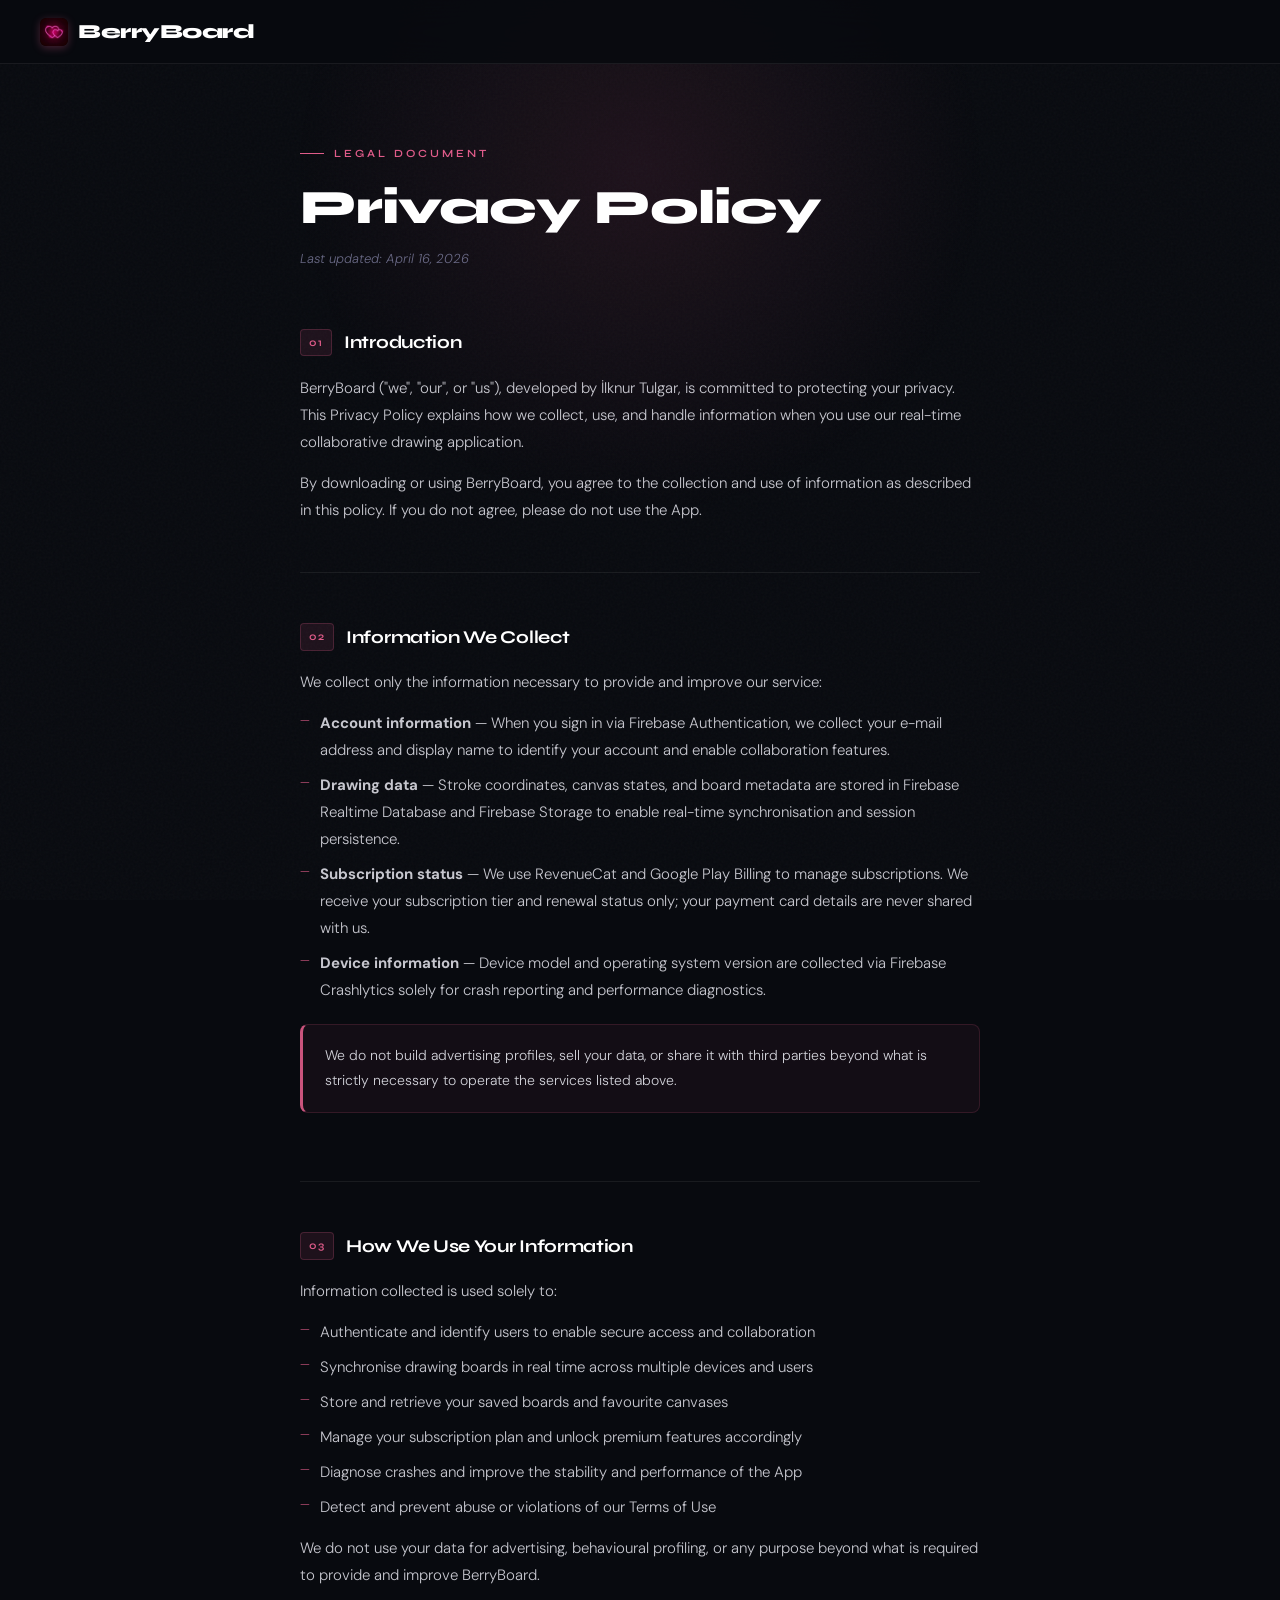
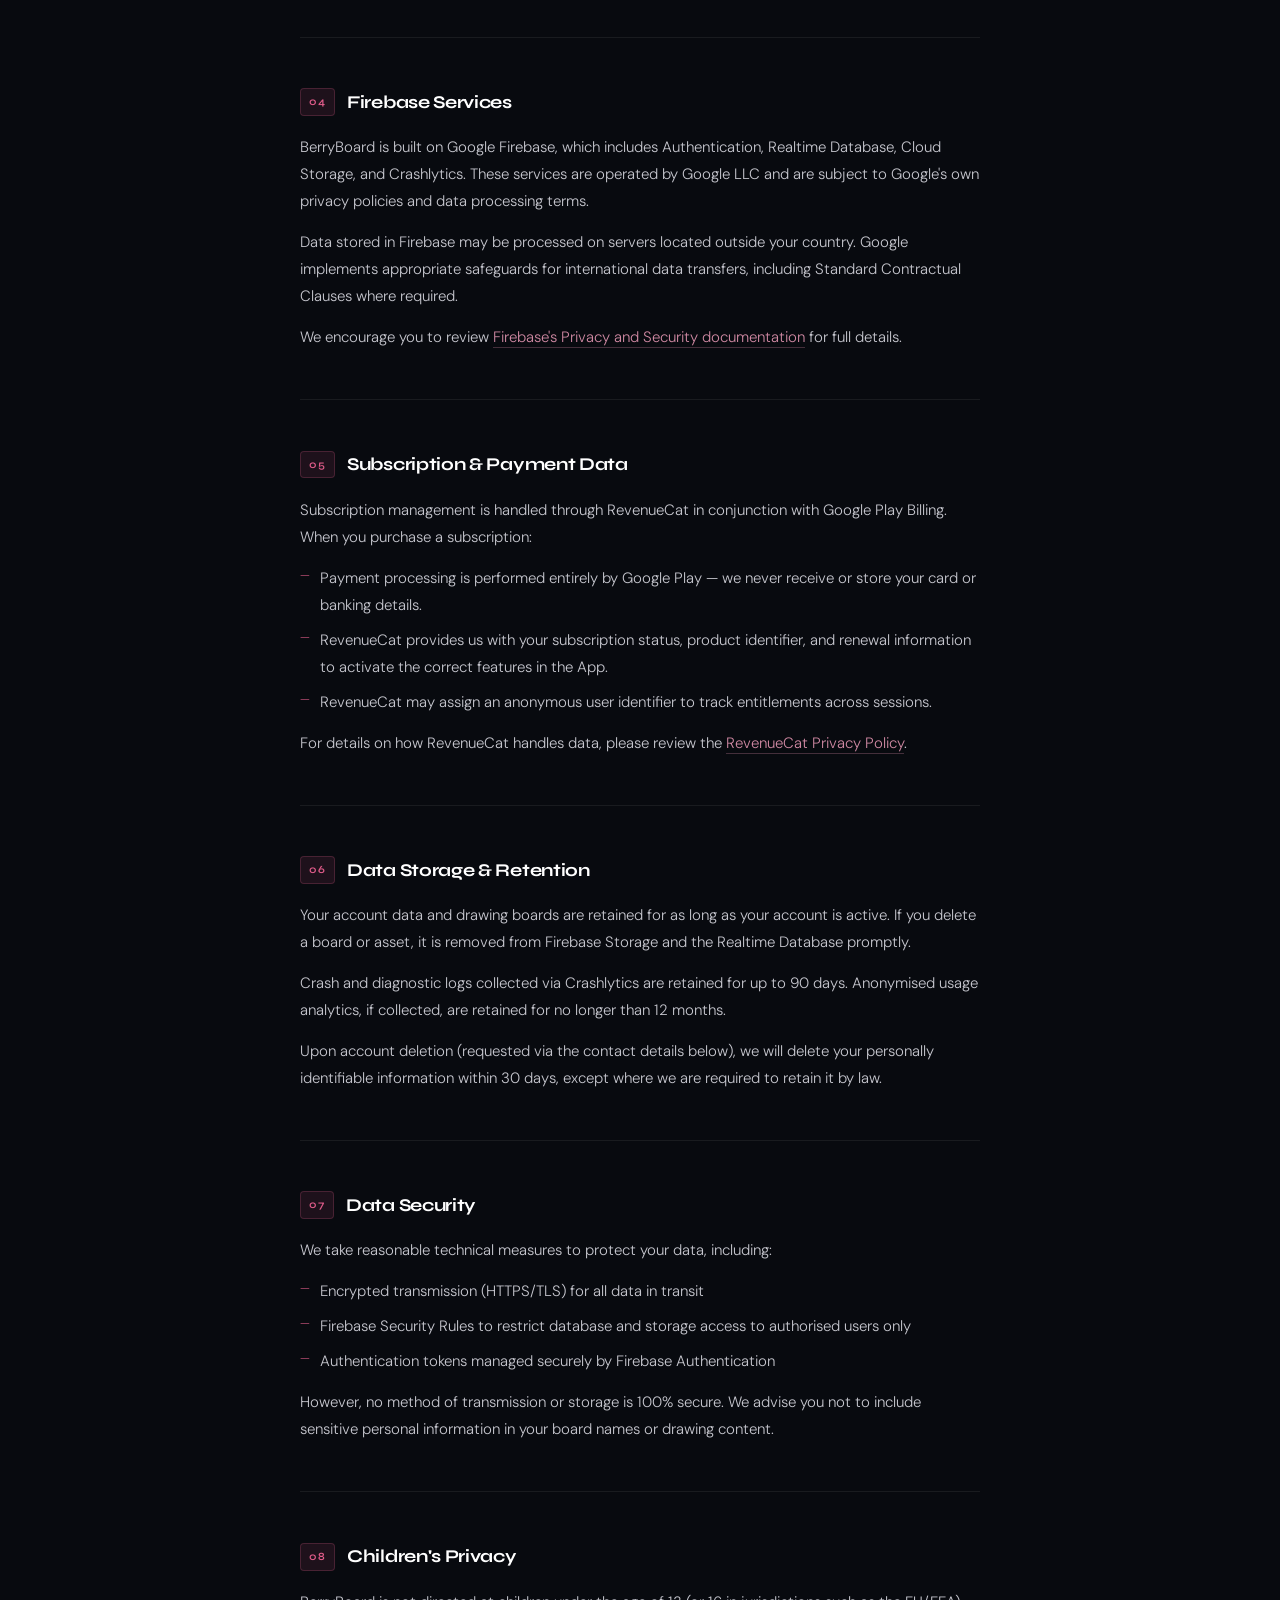
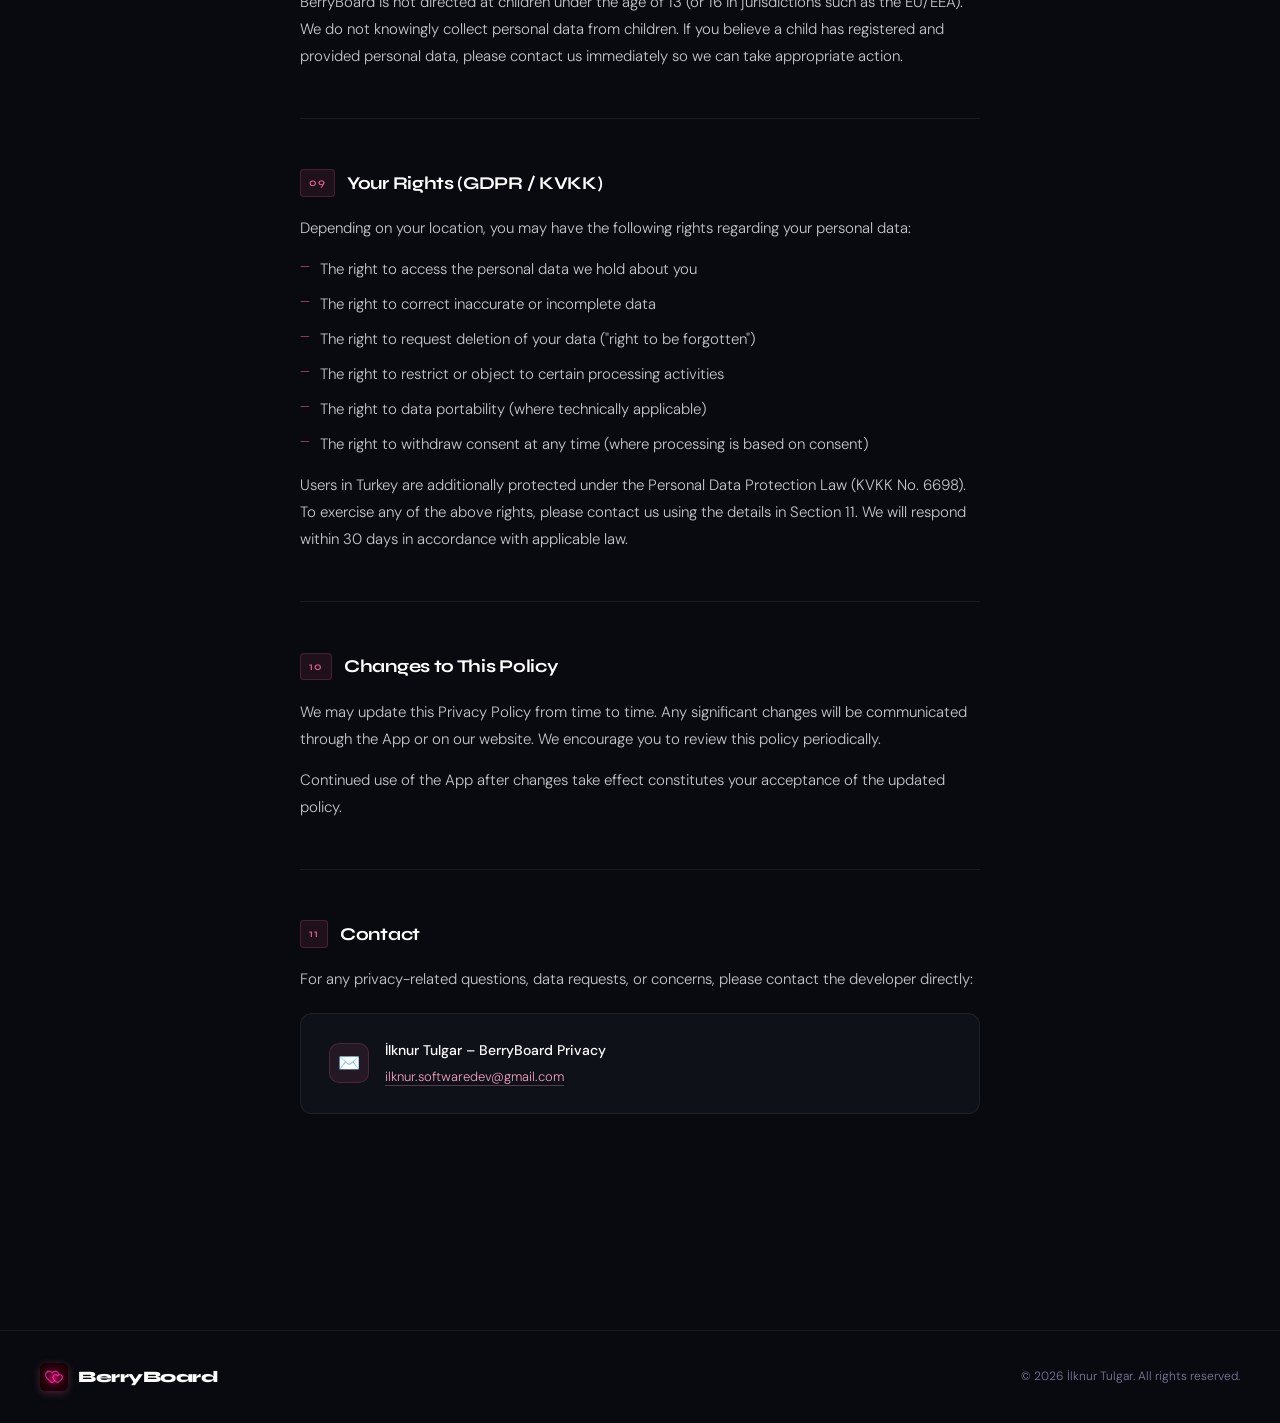
<file: berryboard-privacy.html>
<!doctype html>
<html lang="en">
  <head>
    <meta charset="UTF-8" />
    <meta name="viewport" content="width=device-width, initial-scale=1.0" />
    <title>BerryBoard – Privacy Policy</title>
    <link
      href="https://fonts.googleapis.com/css2?family=Syne:wght@400;600;700;800&family=DM+Sans:ital,wght@0,300;0,400;0,500;1,300&display=swap"
      rel="stylesheet"
    />
    <style>
      :root {
        --bg: #080a0f;
        --surface: #0e1118;
        --border: rgba(255, 255, 255, 0.07);
        --accent: #e05c8a;
        --accent2: #f4a0be;
        --text: #e8e8f0;
        --muted: #7a7a9a;
        --heading: #ffffff;
      }

      *,
      *::before,
      *::after {
        box-sizing: border-box;
        margin: 0;
        padding: 0;
      }
      html {
        scroll-behavior: smooth;
      }

      body {
        background: var(--bg);
        color: var(--text);
        font-family: "DM Sans", sans-serif;
        font-weight: 300;
        line-height: 1.8;
        font-size: 15px;
        min-height: 100vh;
      }

      body::before {
        content: "";
        position: fixed;
        inset: 0;
        background-image: url("data:image/svg+xml,%3Csvg viewBox='0 0 512 512' xmlns='http://www.w3.org/2000/svg'%3E%3Cfilter id='n'%3E%3CfeTurbulence type='fractalNoise' baseFrequency='0.75' numOctaves='4' stitchTiles='stitch'/%3E%3C/filter%3E%3Crect width='100%25' height='100%25' filter='url(%23n)' opacity='0.03'/%3E%3C/svg%3E");
        pointer-events: none;
        z-index: 0;
      }

      body::after {
        content: "";
        position: fixed;
        top: -20%;
        left: 50%;
        transform: translateX(-50%);
        width: 700px;
        height: 700px;
        background: radial-gradient(
          circle,
          rgba(224, 92, 138, 0.1) 0%,
          transparent 70%
        );
        pointer-events: none;
        z-index: 0;
      }

      header {
        position: sticky;
        top: 0;
        z-index: 100;
        background: rgba(8, 10, 15, 0.85);
        backdrop-filter: blur(20px);
        border-bottom: 1px solid var(--border);
        padding: 0 40px;
        display: flex;
        align-items: center;
        height: 64px;
      }

      .logo {
        font-family: "Syne", sans-serif;
        font-weight: 800;
        font-size: 20px;
        color: var(--heading);
        letter-spacing: -0.5px;
        display: flex;
        align-items: center;
        gap: 10px;
        text-decoration: none;
        border: none
      }

      .logo-img {
        width: 28px;
        height: 28px;
        border-radius: 6px;
        object-fit: cover;
        box-shadow: 0 2px 8px rgba(224, 92, 138, 0.3);
      }

      main {
        position: relative;
        z-index: 1;
        max-width: 760px;
        margin: 0 auto;
        padding: 80px 40px 120px;
      }

      .page-label {
        font-family: "Syne", sans-serif;
        font-size: 11px;
        font-weight: 600;
        letter-spacing: 3px;
        text-transform: uppercase;
        color: var(--accent);
        margin-bottom: 16px;
        display: flex;
        align-items: center;
        gap: 10px;
      }

      .page-label::before {
        content: "";
        width: 24px;
        height: 1px;
        background: var(--accent);
      }

      h1 {
        font-family: "Syne", sans-serif;
        font-size: clamp(32px, 5vw, 48px);
        font-weight: 800;
        color: var(--heading);
        line-height: 1.15;
        letter-spacing: -1px;
        margin-bottom: 12px;
      }

      .last-updated {
        font-size: 13px;
        color: var(--muted);
        margin-bottom: 56px;
        font-style: italic;
      }

      .section {
        margin-bottom: 48px;
        padding-bottom: 48px;
        border-bottom: 1px solid var(--border);
      }

      .section:last-child {
        border-bottom: none;
      }

      h2 {
        font-family: "Syne", sans-serif;
        font-size: 18px;
        font-weight: 700;
        color: var(--heading);
        margin-bottom: 16px;
        display: flex;
        align-items: center;
        gap: 12px;
        letter-spacing: -0.3px;
      }

      .section-num {
        font-size: 11px;
        font-weight: 600;
        color: var(--accent);
        font-family: "Syne", sans-serif;
        background: rgba(224, 92, 138, 0.1);
        border: 1px solid rgba(224, 92, 138, 0.22);
        padding: 3px 8px;
        border-radius: 4px;
        letter-spacing: 1px;
      }

      p {
        color: var(--text);
        margin-bottom: 14px;
        opacity: 0.85;
      }

      p:last-child {
        margin-bottom: 0;
      }

      ul {
        list-style: none;
        margin: 14px 0;
        display: flex;
        flex-direction: column;
        gap: 8px;
      }

      ul li {
        padding-left: 20px;
        position: relative;
        opacity: 0.85;
      }

      ul li::before {
        content: "—";
        position: absolute;
        left: 0;
        color: var(--accent);
        font-size: 12px;
      }

      a {
        color: var(--accent2);
        text-decoration: none;
        border-bottom: 1px solid rgba(244, 160, 190, 0.3);
        transition: border-color 0.2s;
      }

      a:hover {
        border-color: var(--accent2);
      }

      .callout {
        background: rgba(224, 92, 138, 0.06);
        border: 1px solid rgba(224, 92, 138, 0.18);
        border-left: 3px solid var(--accent);
        border-radius: 8px;
        padding: 18px 22px;
        margin: 20px 0;
        font-size: 14px;
        opacity: 0.9;
      }

      .contact-card {
        background: var(--surface);
        border: 1px solid var(--border);
        border-radius: 12px;
        padding: 24px 28px;
        margin-top: 20px;
        display: flex;
        align-items: center;
        gap: 16px;
      }

      .contact-icon {
        width: 40px;
        height: 40px;
        background: rgba(224, 92, 138, 0.1);
        border: 1px solid rgba(224, 92, 138, 0.22);
        border-radius: 10px;
        display: flex;
        align-items: center;
        justify-content: center;
        flex-shrink: 0;
        font-size: 18px;
      }

      .contact-info {
        font-size: 13px;
        color: var(--muted);
      }

      .contact-info strong {
        display: block;
        color: var(--heading);
        font-size: 14px;
        font-weight: 500;
        margin-bottom: 2px;
      }

      footer {
        position: relative;
        z-index: 1;
        border-top: 1px solid var(--border);
        padding: 32px 40px;
        display: flex;
        align-items: center;
        justify-content: space-between;
        font-size: 12px;
        color: var(--muted);
      }

      footer .logo {
        font-size: 16px;
      }

      @media (max-width: 600px) {
        header {
          padding: 0 20px;
        }
        main {
          padding: 48px 24px 80px;
        }
        footer {
          padding: 24px 20px;
          flex-direction: column;
          gap: 12px;
          text-align: center;
        }
      }
    </style>
  </head>
  <body>
    <header>
      <a class="logo" href="index.html">
        <img src="assets/images/appicon.jpg" alt="BerryBoard Icon" class="logo-img" />
        BerryBoard
      </a>
    </header>

    <main>
      <div class="page-label">Legal Document</div>
      <h1>Privacy Policy</h1>
      <p class="last-updated">Last updated: April 16, 2026</p>

      <div class="section">
        <h2><span class="section-num">01</span> Introduction</h2>
        <p>
          BerryBoard ("we", "our", or "us"), developed by İlknur Tulgar, is
          committed to protecting your privacy. This Privacy Policy explains how
          we collect, use, and handle information when you use our real-time
          collaborative drawing application.
        </p>
        <p>
          By downloading or using BerryBoard, you agree to the collection and
          use of information as described in this policy. If you do not agree,
          please do not use the App.
        </p>
      </div>

      <div class="section">
        <h2><span class="section-num">02</span> Information We Collect</h2>
        <p>
          We collect only the information necessary to provide and improve our
          service:
        </p>
        <ul>
          <li>
            <strong>Account information</strong> — When you sign in via Firebase
            Authentication, we collect your e-mail address and display name to
            identify your account and enable collaboration features.
          </li>
          <li>
            <strong>Drawing data</strong> — Stroke coordinates, canvas states,
            and board metadata are stored in Firebase Realtime Database and
            Firebase Storage to enable real-time synchronisation and session
            persistence.
          </li>
          <li>
            <strong>Subscription status</strong> — We use RevenueCat and Google
            Play Billing to manage subscriptions. We receive your subscription
            tier and renewal status only; your payment card details are never
            shared with us.
          </li>
          <li>
            <strong>Device information</strong> — Device model and operating
            system version are collected via Firebase Crashlytics solely for
            crash reporting and performance diagnostics.
          </li>
        </ul>
        <div class="callout">
          We do not build advertising profiles, sell your data, or share it with
          third parties beyond what is strictly necessary to operate the
          services listed above.
        </div>
      </div>

      <div class="section">
        <h2><span class="section-num">03</span> How We Use Your Information</h2>
        <p>Information collected is used solely to:</p>
        <ul>
          <li>
            Authenticate and identify users to enable secure access and
            collaboration
          </li>
          <li>
            Synchronise drawing boards in real time across multiple devices and
            users
          </li>
          <li>Store and retrieve your saved boards and favourite canvases</li>
          <li>
            Manage your subscription plan and unlock premium features
            accordingly
          </li>
          <li>
            Diagnose crashes and improve the stability and performance of the
            App
          </li>
          <li>Detect and prevent abuse or violations of our Terms of Use</li>
        </ul>
        <p>
          We do not use your data for advertising, behavioural profiling, or any
          purpose beyond what is required to provide and improve BerryBoard.
        </p>
      </div>

      <div class="section">
        <h2><span class="section-num">04</span> Firebase Services</h2>
        <p>
          BerryBoard is built on Google Firebase, which includes Authentication,
          Realtime Database, Cloud Storage, and Crashlytics. These services are
          operated by Google LLC and are subject to Google's own privacy
          policies and data processing terms.
        </p>
        <p>
          Data stored in Firebase may be processed on servers located outside
          your country. Google implements appropriate safeguards for
          international data transfers, including Standard Contractual Clauses
          where required.
        </p>
        <p>
          We encourage you to review
          <a href="https://firebase.google.com/support/privacy" target="_blank"
            >Firebase's Privacy and Security documentation</a
          >
          for full details.
        </p>
      </div>

      <div class="section">
        <h2><span class="section-num">05</span> Subscription & Payment Data</h2>
        <p>
          Subscription management is handled through RevenueCat in conjunction
          with Google Play Billing. When you purchase a subscription:
        </p>
        <ul>
          <li>
            Payment processing is performed entirely by Google Play — we never
            receive or store your card or banking details.
          </li>
          <li>
            RevenueCat provides us with your subscription status, product
            identifier, and renewal information to activate the correct features
            in the App.
          </li>
          <li>
            RevenueCat may assign an anonymous user identifier to track
            entitlements across sessions.
          </li>
        </ul>
        <p>
          For details on how RevenueCat handles data, please review the
          <a href="https://www.revenuecat.com/privacy" target="_blank"
            >RevenueCat Privacy Policy</a
          >.
        </p>
      </div>

      <div class="section">
        <h2><span class="section-num">06</span> Data Storage & Retention</h2>
        <p>
          Your account data and drawing boards are retained for as long as your
          account is active. If you delete a board or asset, it is removed from
          Firebase Storage and the Realtime Database promptly.
        </p>
        <p>
          Crash and diagnostic logs collected via Crashlytics are retained for
          up to 90 days. Anonymised usage analytics, if collected, are retained
          for no longer than 12 months.
        </p>
        <p>
          Upon account deletion (requested via the contact details below), we
          will delete your personally identifiable information within 30 days,
          except where we are required to retain it by law.
        </p>
      </div>

      <div class="section">
        <h2><span class="section-num">07</span> Data Security</h2>
        <p>
          We take reasonable technical measures to protect your data, including:
        </p>
        <ul>
          <li>Encrypted transmission (HTTPS/TLS) for all data in transit</li>
          <li>
            Firebase Security Rules to restrict database and storage access to
            authorised users only
          </li>
          <li>
            Authentication tokens managed securely by Firebase Authentication
          </li>
        </ul>
        <p>
          However, no method of transmission or storage is 100% secure. We
          advise you not to include sensitive personal information in your board
          names or drawing content.
        </p>
      </div>

      <div class="section">
        <h2><span class="section-num">08</span> Children's Privacy</h2>
        <p>
          BerryBoard is not directed at children under the age of 13 (or 16 in
          jurisdictions such as the EU/EEA). We do not knowingly collect
          personal data from children. If you believe a child has registered and
          provided personal data, please contact us immediately so we can take
          appropriate action.
        </p>
      </div>

      <div class="section">
        <h2><span class="section-num">09</span> Your Rights (GDPR / KVKK)</h2>
        <p>
          Depending on your location, you may have the following rights
          regarding your personal data:
        </p>
        <ul>
          <li>The right to access the personal data we hold about you</li>
          <li>The right to correct inaccurate or incomplete data</li>
          <li>
            The right to request deletion of your data ("right to be forgotten")
          </li>
          <li>
            The right to restrict or object to certain processing activities
          </li>
          <li>The right to data portability (where technically applicable)</li>
          <li>
            The right to withdraw consent at any time (where processing is based
            on consent)
          </li>
        </ul>
        <p>
          Users in Turkey are additionally protected under the Personal Data
          Protection Law (KVKK No. 6698). To exercise any of the above rights,
          please contact us using the details in Section 11. We will respond
          within 30 days in accordance with applicable law.
        </p>
      </div>

      <div class="section">
        <h2><span class="section-num">10</span> Changes to This Policy</h2>
        <p>
          We may update this Privacy Policy from time to time. Any significant
          changes will be communicated through the App or on our website. We
          encourage you to review this policy periodically.
        </p>
        <p>
          Continued use of the App after changes take effect constitutes your
          acceptance of the updated policy.
        </p>
      </div>

      <div class="section">
        <h2><span class="section-num">11</span> Contact</h2>
        <p>
          For any privacy-related questions, data requests, or concerns, please
          contact the developer directly:
        </p>
        <div class="contact-card">
          <div class="contact-icon">✉️</div>
          <div class="contact-info">
            <strong>İlknur Tulgar – BerryBoard Privacy</strong>
            <a href="mailto:ilknur.softwaredev@gmail.com"
              >ilknur.softwaredev@gmail.com</a
            >
          </div>
        </div>
      </div>
    </main>

    <footer>
      <a class="logo" href="index.html">
        <img src="assets/images/appicon.jpg" alt="BerryBoard Icon" class="logo-img" />
        BerryBoard
      </a>
      <span>© 2026 İlknur Tulgar. All rights reserved.</span>
    </footer>
  </body>
</html>
</file>
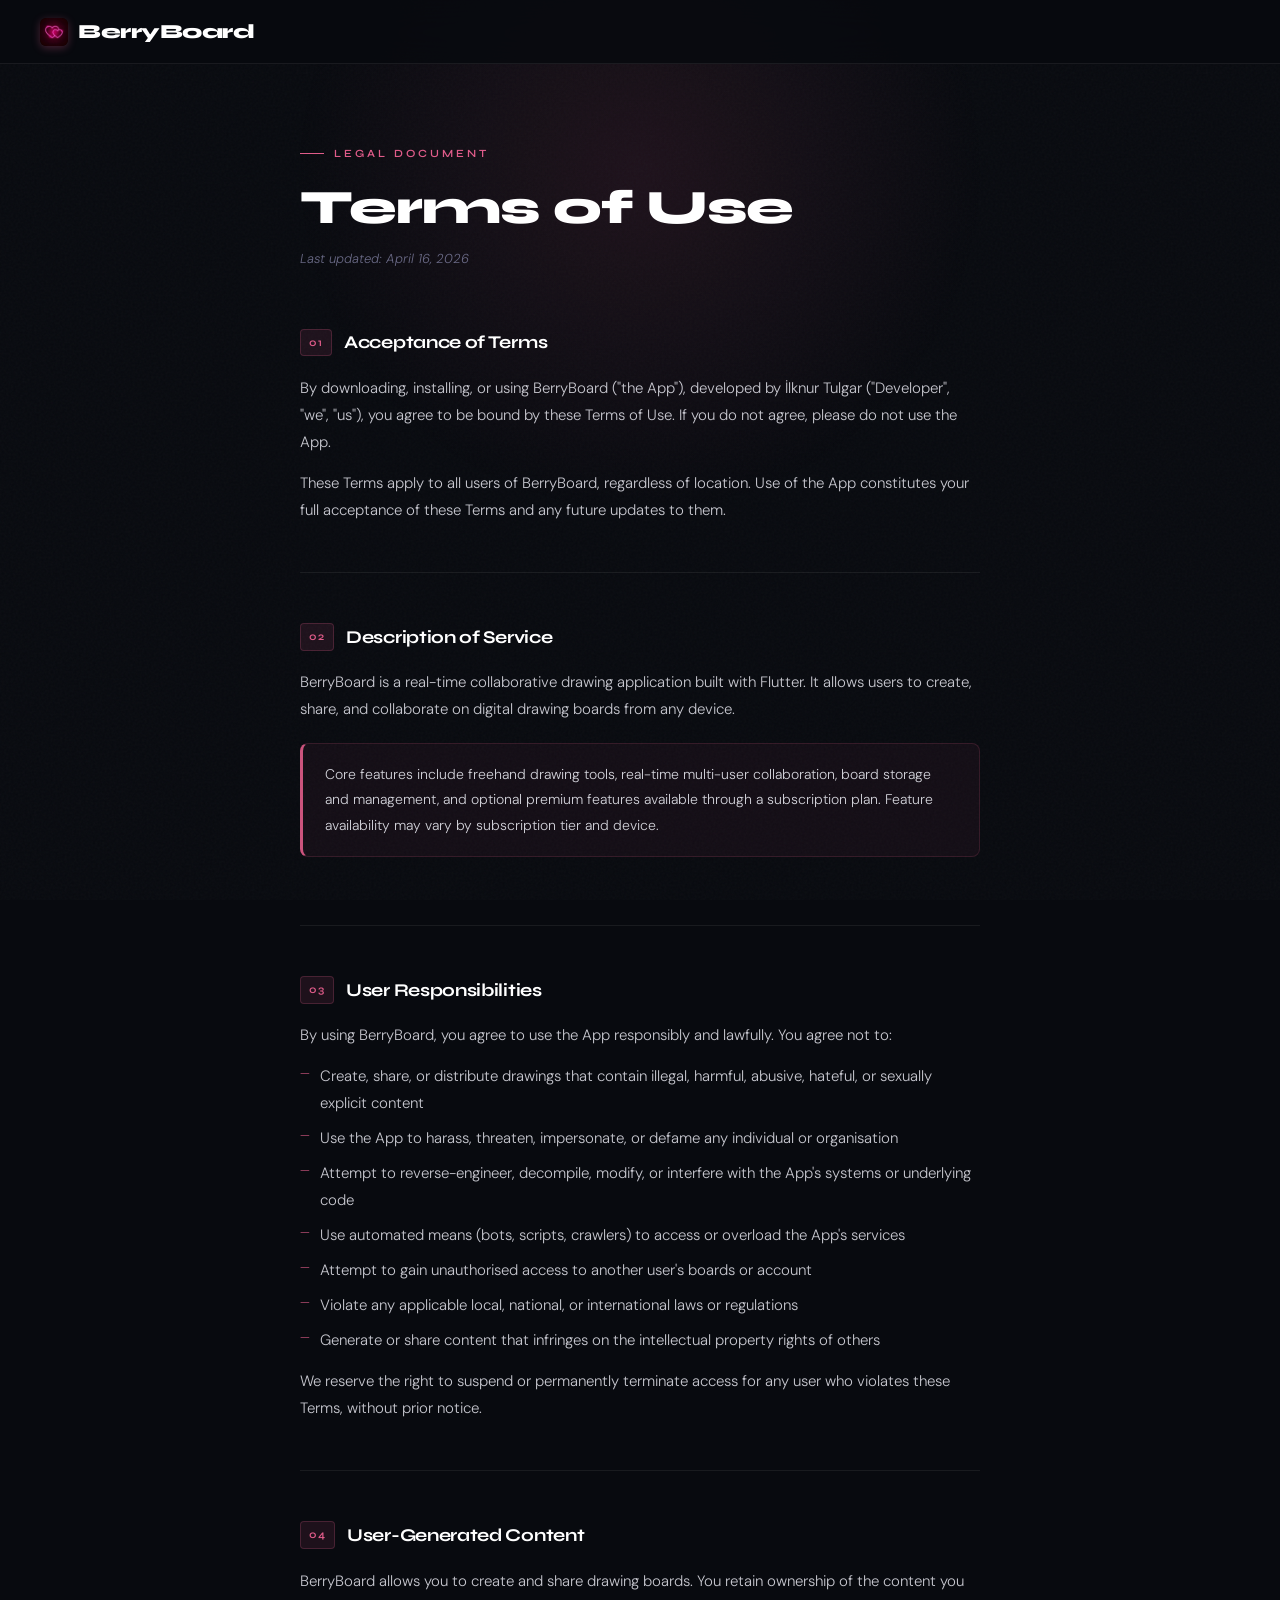
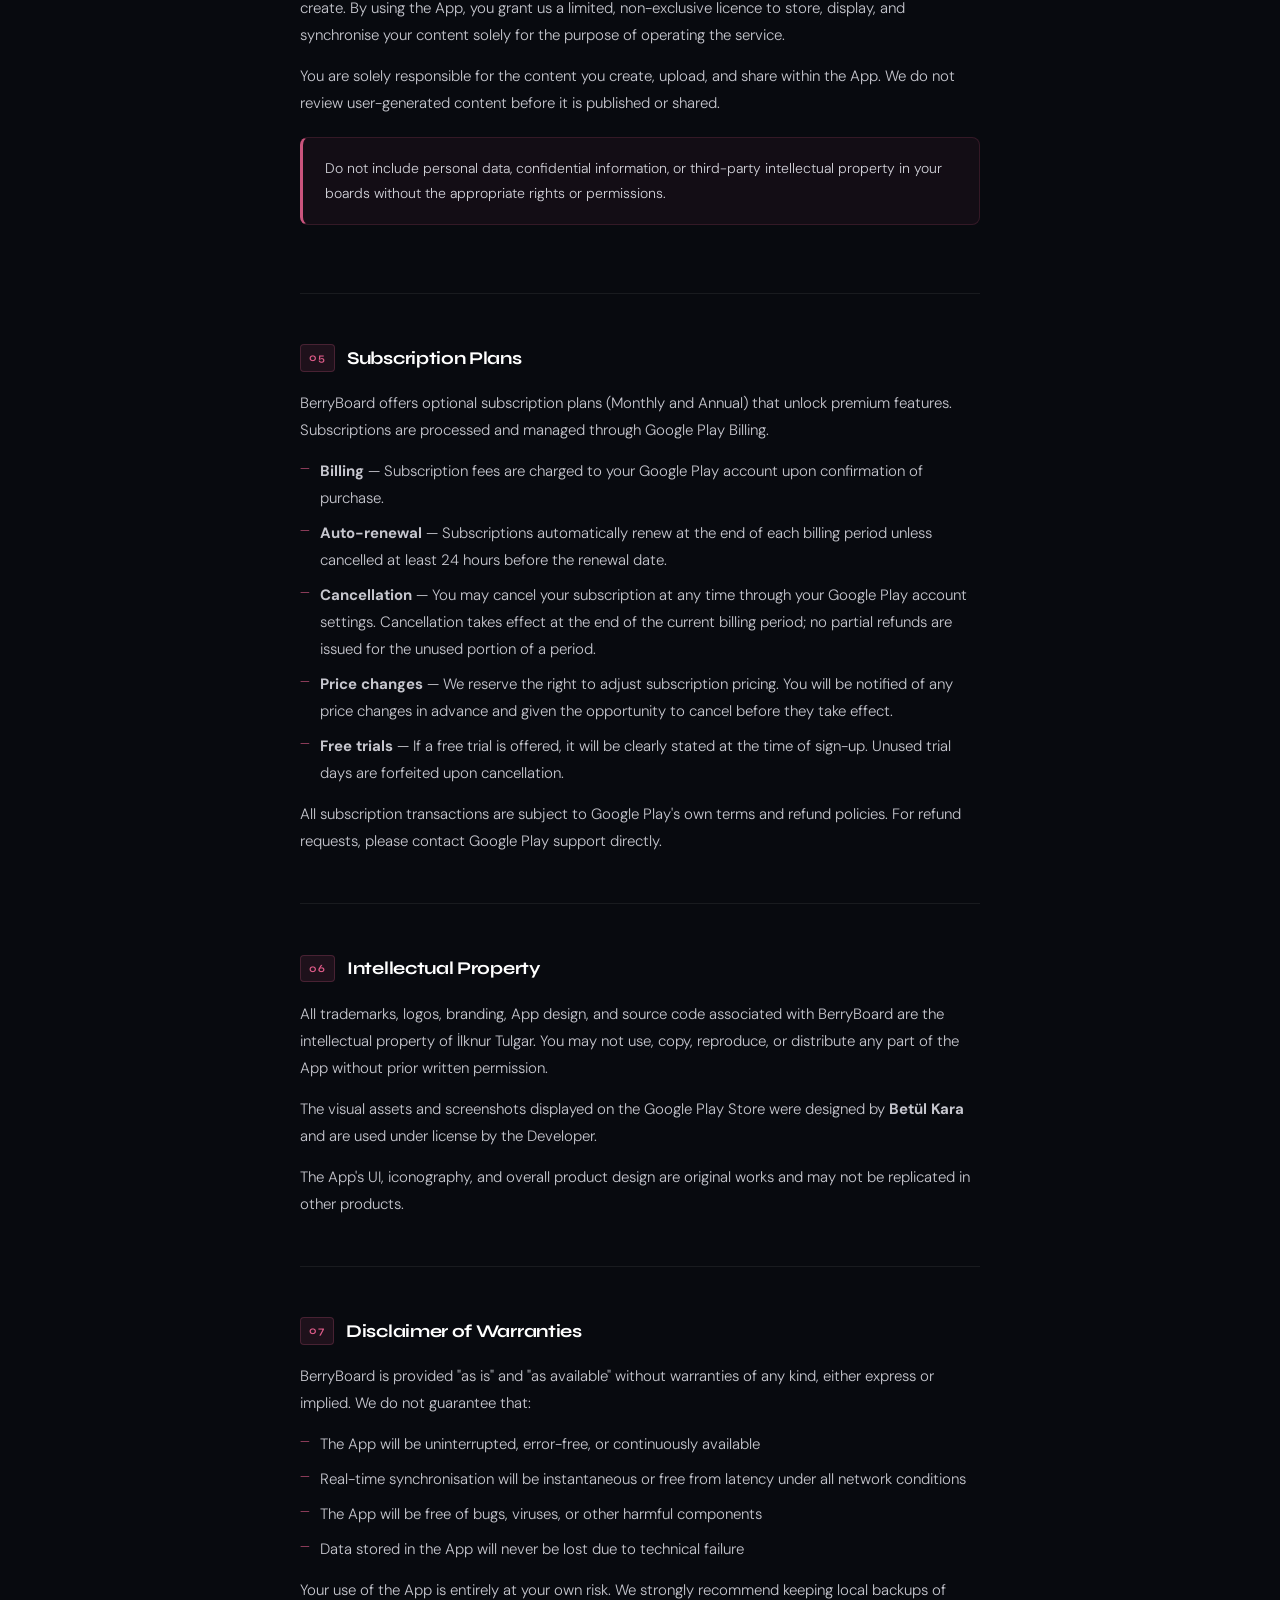
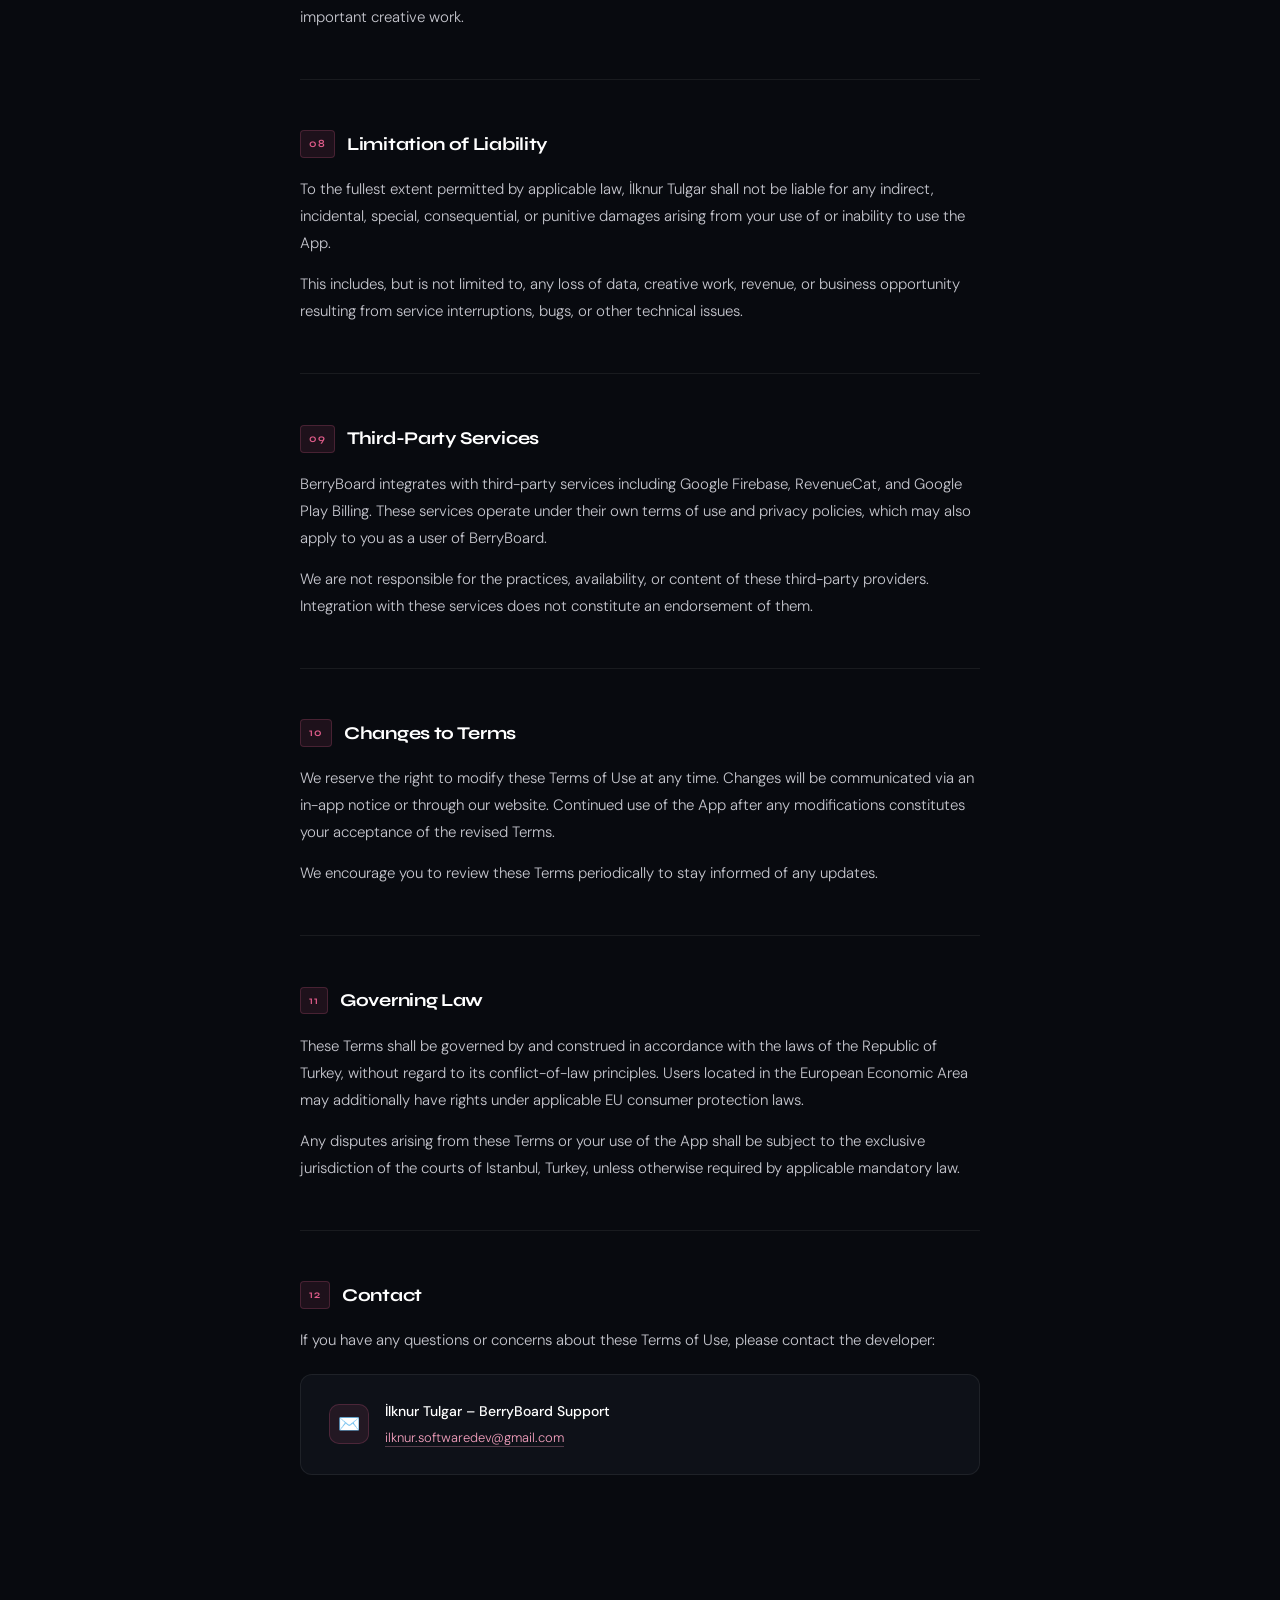
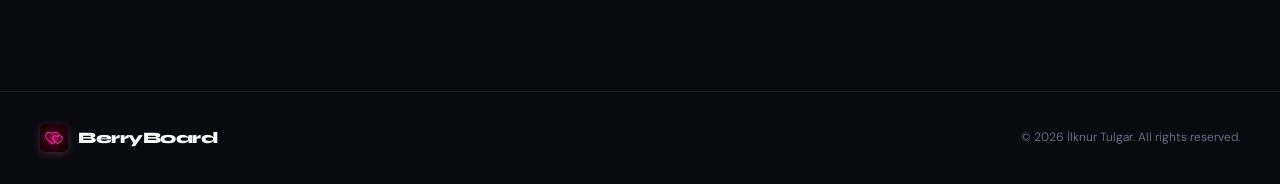
<file: berryboard-terms.html>
<!doctype html>
<html lang="en">
  <head>
    <meta charset="UTF-8" />
    <meta name="viewport" content="width=device-width, initial-scale=1.0" />
    <title>BerryBoard – Terms of Use</title>
    <link
      href="https://fonts.googleapis.com/css2?family=Syne:wght@400;600;700;800&family=DM+Sans:ital,wght@0,300;0,400;0,500;1,300&display=swap"
      rel="stylesheet"
    />
    <style>
      :root {
        --bg: #080a0f;
        --surface: #0e1118;
        --border: rgba(255, 255, 255, 0.07);
        --accent: #e05c8a;
        --accent2: #f4a0be;
        --text: #e8e8f0;
        --muted: #7a7a9a;
        --heading: #ffffff;
      }

      *,
      *::before,
      *::after {
        box-sizing: border-box;
        margin: 0;
        padding: 0;
      }
      html {
        scroll-behavior: smooth;
      }

      body {
        background: var(--bg);
        color: var(--text);
        font-family: "DM Sans", sans-serif;
        font-weight: 300;
        line-height: 1.8;
        font-size: 15px;
        min-height: 100vh;
      }

      body::before {
        content: "";
        position: fixed;
        inset: 0;
        background-image: url("data:image/svg+xml,%3Csvg viewBox='0 0 512 512' xmlns='http://www.w3.org/2000/svg'%3E%3Cfilter id='n'%3E%3CfeTurbulence type='fractalNoise' baseFrequency='0.75' numOctaves='4' stitchTiles='stitch'/%3E%3C/filter%3E%3Crect width='100%25' height='100%25' filter='url(%23n)' opacity='0.03'/%3E%3C/svg%3E");
        pointer-events: none;
        z-index: 0;
      }

      body::after {
        content: "";
        position: fixed;
        top: -20%;
        left: 50%;
        transform: translateX(-50%);
        width: 700px;
        height: 700px;
        background: radial-gradient(
          circle,
          rgba(224, 92, 138, 0.1) 0%,
          transparent 70%
        );
        pointer-events: none;
        z-index: 0;
      }

      header {
        position: sticky;
        top: 0;
        z-index: 100;
        background: rgba(8, 10, 15, 0.85);
        backdrop-filter: blur(20px);
        border-bottom: 1px solid var(--border);
        padding: 0 40px;
        display: flex;
        align-items: center;
        height: 64px;
      }

      .logo {
        font-family: "Syne", sans-serif;
        font-weight: 800;
        font-size: 20px;
        color: var(--heading);
        letter-spacing: -0.5px;
        display: flex;
        align-items: center;
        gap: 10px;
        text-decoration: none;
        border: none
      }

      .logo-img {
        width: 28px;
        height: 28px;
        border-radius: 6px;
        object-fit: cover;
        box-shadow: 0 2px 8px rgba(224, 92, 138, 0.3);
      }

      main {
        position: relative;
        z-index: 1;
        max-width: 760px;
        margin: 0 auto;
        padding: 80px 40px 120px;
      }

      .page-label {
        font-family: "Syne", sans-serif;
        font-size: 11px;
        font-weight: 600;
        letter-spacing: 3px;
        text-transform: uppercase;
        color: var(--accent);
        margin-bottom: 16px;
        display: flex;
        align-items: center;
        gap: 10px;
      }

      .page-label::before {
        content: "";
        width: 24px;
        height: 1px;
        background: var(--accent);
      }

      h1 {
        font-family: "Syne", sans-serif;
        font-size: clamp(32px, 5vw, 48px);
        font-weight: 800;
        color: var(--heading);
        line-height: 1.15;
        letter-spacing: -1px;
        margin-bottom: 12px;
      }

      .last-updated {
        font-size: 13px;
        color: var(--muted);
        margin-bottom: 56px;
        font-style: italic;
      }

      .section {
        margin-bottom: 48px;
        padding-bottom: 48px;
        border-bottom: 1px solid var(--border);
      }

      .section:last-child {
        border-bottom: none;
      }

      h2 {
        font-family: "Syne", sans-serif;
        font-size: 18px;
        font-weight: 700;
        color: var(--heading);
        margin-bottom: 16px;
        display: flex;
        align-items: center;
        gap: 12px;
        letter-spacing: -0.3px;
      }

      .section-num {
        font-size: 11px;
        font-weight: 600;
        color: var(--accent);
        font-family: "Syne", sans-serif;
        background: rgba(224, 92, 138, 0.1);
        border: 1px solid rgba(224, 92, 138, 0.22);
        padding: 3px 8px;
        border-radius: 4px;
        letter-spacing: 1px;
      }

      p {
        color: var(--text);
        margin-bottom: 14px;
        opacity: 0.85;
      }

      p:last-child {
        margin-bottom: 0;
      }

      ul {
        list-style: none;
        margin: 14px 0;
        display: flex;
        flex-direction: column;
        gap: 8px;
      }

      ul li {
        padding-left: 20px;
        position: relative;
        opacity: 0.85;
      }

      ul li::before {
        content: "—";
        position: absolute;
        left: 0;
        color: var(--accent);
        font-size: 12px;
      }

      a {
        color: var(--accent2);
        text-decoration: none;
        border-bottom: 1px solid rgba(244, 160, 190, 0.3);
        transition: border-color 0.2s;
      }

      a:hover {
        border-color: var(--accent2);
      }

      .callout {
        background: rgba(224, 92, 138, 0.06);
        border: 1px solid rgba(224, 92, 138, 0.18);
        border-left: 3px solid var(--accent);
        border-radius: 8px;
        padding: 18px 22px;
        margin: 20px 0;
        font-size: 14px;
        opacity: 0.9;
      }

      .contact-card {
        background: var(--surface);
        border: 1px solid var(--border);
        border-radius: 12px;
        padding: 24px 28px;
        margin-top: 20px;
        display: flex;
        align-items: center;
        gap: 16px;
      }

      .contact-icon {
        width: 40px;
        height: 40px;
        background: rgba(224, 92, 138, 0.1);
        border: 1px solid rgba(224, 92, 138, 0.22);
        border-radius: 10px;
        display: flex;
        align-items: center;
        justify-content: center;
        flex-shrink: 0;
        font-size: 18px;
      }

      .contact-info {
        font-size: 13px;
        color: var(--muted);
      }

      .contact-info strong {
        display: block;
        color: var(--heading);
        font-size: 14px;
        font-weight: 500;
        margin-bottom: 2px;
      }

      footer {
        position: relative;
        z-index: 1;
        border-top: 1px solid var(--border);
        padding: 32px 40px;
        display: flex;
        align-items: center;
        justify-content: space-between;
        font-size: 12px;
        color: var(--muted);
      }

      footer .logo {
        font-size: 16px;
      }

      @media (max-width: 600px) {
        header {
          padding: 0 20px;
        }
        main {
          padding: 48px 24px 80px;
        }
        footer {
          padding: 24px 20px;
          flex-direction: column;
          gap: 12px;
          text-align: center;
        }
      }
    </style>
  </head>
  <body>
    <header>
      <a class="logo" href="index.html">
        <img src="assets/images/appicon.jpg" alt="BerryBoard Icon" class="logo-img" />
        BerryBoard
      </a>
    </header>

    <main>
      <div class="page-label">Legal Document</div>
      <h1>Terms of Use</h1>
      <p class="last-updated">Last updated: April 16, 2026</p>

      <div class="section">
        <h2><span class="section-num">01</span> Acceptance of Terms</h2>
        <p>
          By downloading, installing, or using BerryBoard ("the App"), developed
          by İlknur Tulgar ("Developer", "we", "us"), you agree to be bound by
          these Terms of Use. If you do not agree, please do not use the App.
        </p>
        <p>
          These Terms apply to all users of BerryBoard, regardless of location.
          Use of the App constitutes your full acceptance of these Terms and any
          future updates to them.
        </p>
      </div>

      <div class="section">
        <h2><span class="section-num">02</span> Description of Service</h2>
        <p>
          BerryBoard is a real-time collaborative drawing application built with
          Flutter. It allows users to create, share, and collaborate on digital
          drawing boards from any device.
        </p>
        <div class="callout">
          Core features include freehand drawing tools, real-time multi-user
          collaboration, board storage and management, and optional premium
          features available through a subscription plan. Feature availability
          may vary by subscription tier and device.
        </div>
      </div>

      <div class="section">
        <h2><span class="section-num">03</span> User Responsibilities</h2>
        <p>
          By using BerryBoard, you agree to use the App responsibly and
          lawfully. You agree not to:
        </p>
        <ul>
          <li>
            Create, share, or distribute drawings that contain illegal, harmful,
            abusive, hateful, or sexually explicit content
          </li>
          <li>
            Use the App to harass, threaten, impersonate, or defame any
            individual or organisation
          </li>
          <li>
            Attempt to reverse-engineer, decompile, modify, or interfere with
            the App's systems or underlying code
          </li>
          <li>
            Use automated means (bots, scripts, crawlers) to access or overload
            the App's services
          </li>
          <li>
            Attempt to gain unauthorised access to another user's boards or
            account
          </li>
          <li>
            Violate any applicable local, national, or international laws or
            regulations
          </li>
          <li>
            Generate or share content that infringes on the intellectual
            property rights of others
          </li>
        </ul>
        <p>
          We reserve the right to suspend or permanently terminate access for
          any user who violates these Terms, without prior notice.
        </p>
      </div>

      <div class="section">
        <h2><span class="section-num">04</span> User-Generated Content</h2>
        <p>
          BerryBoard allows you to create and share drawing boards. You retain
          ownership of the content you create. By using the App, you grant us a
          limited, non-exclusive licence to store, display, and synchronise your
          content solely for the purpose of operating the service.
        </p>
        <p>
          You are solely responsible for the content you create, upload, and
          share within the App. We do not review user-generated content before
          it is published or shared.
        </p>
        <div class="callout">
          Do not include personal data, confidential information, or third-party
          intellectual property in your boards without the appropriate rights or
          permissions.
        </div>
      </div>

      <div class="section">
        <h2><span class="section-num">05</span> Subscription Plans</h2>
        <p>
          BerryBoard offers optional subscription plans (Monthly and Annual)
          that unlock premium features. Subscriptions are processed and managed
          through Google Play Billing.
        </p>
        <ul>
          <li>
            <strong>Billing</strong> — Subscription fees are charged to your
            Google Play account upon confirmation of purchase.
          </li>
          <li>
            <strong>Auto-renewal</strong> — Subscriptions automatically renew at
            the end of each billing period unless cancelled at least 24 hours
            before the renewal date.
          </li>
          <li>
            <strong>Cancellation</strong> — You may cancel your subscription at
            any time through your Google Play account settings. Cancellation
            takes effect at the end of the current billing period; no partial
            refunds are issued for the unused portion of a period.
          </li>
          <li>
            <strong>Price changes</strong> — We reserve the right to adjust
            subscription pricing. You will be notified of any price changes in
            advance and given the opportunity to cancel before they take effect.
          </li>
          <li>
            <strong>Free trials</strong> — If a free trial is offered, it will
            be clearly stated at the time of sign-up. Unused trial days are
            forfeited upon cancellation.
          </li>
        </ul>
        <p>
          All subscription transactions are subject to Google Play's own terms
          and refund policies. For refund requests, please contact Google Play
          support directly.
        </p>
      </div>

      <div class="section">
        <h2><span class="section-num">06</span> Intellectual Property</h2>
        <p>
          All trademarks, logos, branding, App design, and source code
          associated with BerryBoard are the intellectual property of İlknur
          Tulgar. You may not use, copy, reproduce, or distribute any part of
          the App without prior written permission.
        </p>

        <p>
          The visual assets and screenshots displayed on the Google Play Store
          were designed by <strong>Betül Kara</strong> and are used under
          license by the Developer.
        </p>

        <p>
          The App's UI, iconography, and overall product design are original
          works and may not be replicated in other products.
        </p>
      </div>

      <div class="section">
        <h2><span class="section-num">07</span> Disclaimer of Warranties</h2>
        <p>
          BerryBoard is provided "as is" and "as available" without warranties
          of any kind, either express or implied. We do not guarantee that:
        </p>
        <ul>
          <li>
            The App will be uninterrupted, error-free, or continuously available
          </li>
          <li>
            Real-time synchronisation will be instantaneous or free from latency
            under all network conditions
          </li>
          <li>
            The App will be free of bugs, viruses, or other harmful components
          </li>
          <li>
            Data stored in the App will never be lost due to technical failure
          </li>
        </ul>
        <p>
          Your use of the App is entirely at your own risk. We strongly
          recommend keeping local backups of important creative work.
        </p>
      </div>

      <div class="section">
        <h2><span class="section-num">08</span> Limitation of Liability</h2>
        <p>
          To the fullest extent permitted by applicable law, İlknur Tulgar shall
          not be liable for any indirect, incidental, special, consequential, or
          punitive damages arising from your use of or inability to use the App.
        </p>
        <p>
          This includes, but is not limited to, any loss of data, creative work,
          revenue, or business opportunity resulting from service interruptions,
          bugs, or other technical issues.
        </p>
      </div>

      <div class="section">
        <h2><span class="section-num">09</span> Third-Party Services</h2>
        <p>
          BerryBoard integrates with third-party services including Google
          Firebase, RevenueCat, and Google Play Billing. These services operate
          under their own terms of use and privacy policies, which may also
          apply to you as a user of BerryBoard.
        </p>
        <p>
          We are not responsible for the practices, availability, or content of
          these third-party providers. Integration with these services does not
          constitute an endorsement of them.
        </p>
      </div>

      <div class="section">
        <h2><span class="section-num">10</span> Changes to Terms</h2>
        <p>
          We reserve the right to modify these Terms of Use at any time. Changes
          will be communicated via an in-app notice or through our website.
          Continued use of the App after any modifications constitutes your
          acceptance of the revised Terms.
        </p>
        <p>
          We encourage you to review these Terms periodically to stay informed
          of any updates.
        </p>
      </div>

      <div class="section">
        <h2><span class="section-num">11</span> Governing Law</h2>
        <p>
          These Terms shall be governed by and construed in accordance with the
          laws of the Republic of Turkey, without regard to its conflict-of-law
          principles. Users located in the European Economic Area may
          additionally have rights under applicable EU consumer protection laws.
        </p>
        <p>
          Any disputes arising from these Terms or your use of the App shall be
          subject to the exclusive jurisdiction of the courts of Istanbul,
          Turkey, unless otherwise required by applicable mandatory law.
        </p>
      </div>

      <div class="section">
        <h2><span class="section-num">12</span> Contact</h2>
        <p>
          If you have any questions or concerns about these Terms of Use, please
          contact the developer:
        </p>
        <div class="contact-card">
          <div class="contact-icon">✉️</div>
          <div class="contact-info">
            <strong>İlknur Tulgar – BerryBoard Support</strong>
            <a href="mailto:ilknur.softwaredev@gmail.com"
              >ilknur.softwaredev@gmail.com</a
            >
          </div>
        </div>
      </div>
    </main>

    <footer>
      <a class="logo" href="index.html">
        <img src="assets/images/appicon.jpg" alt="BerryBoard Icon" class="logo-img" />
        BerryBoard
      </a>
      <span>© 2026 İlknur Tulgar. All rights reserved.</span>
    </footer>
  </body>
</html>
</file>
